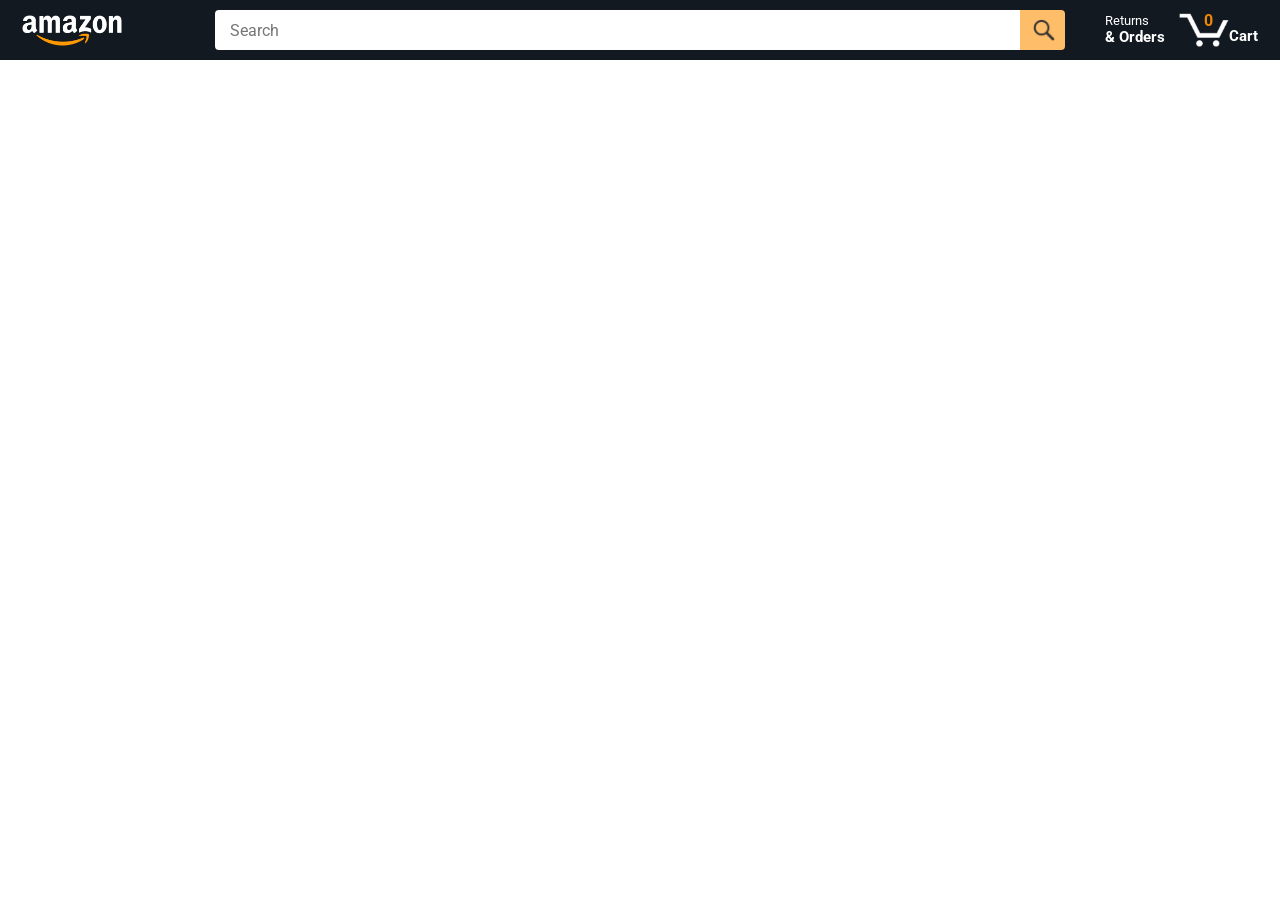
<file: index.html>
<!DOCTYPE html>
<html>
  <head>
    <title>Amazon Project</title>

    <!-- This code is needed for responsive design to work.
      (Responsive design = make the website look good on
      smaller screen sizes like a phone or a tablet). -->
    <meta name="viewport" content="width=device-width, initial-scale=1">

    <!-- Load a font called Roboto from Google Fonts. -->
    <link rel="preconnect" href="https://fonts.googleapis.com">
    <link rel="preconnect" href="https://fonts.gstatic.com" crossorigin>
    <link href="https://fonts.googleapis.com/css2?family=Roboto:wght@400;500;700&display=swap" rel="stylesheet">

    <!-- Here are the CSS files for this page. -->
    <link rel="stylesheet" href="styles/shared/general.css">
    <link rel="stylesheet" href="styles/shared/amazon-header.css">
    <link rel="stylesheet" href="styles/pages/amazon.css">
  </head>
  <body>
    <div class="amazon-header">
      <div class="amazon-header-left-section">
        <a href="index.html" class="header-link">
          <img class="amazon-logo"
            src="images/amazon-logo-white.png">
          <img class="amazon-mobile-logo"
            src="images/amazon-mobile-logo-white.png">
        </a>
      </div>

      <div class="amazon-header-middle-section">
        <input class="search-bar" type="text" placeholder="Search">

        <button class="search-button">
          <img class="search-icon" src="images/icons/search-icon.png">
        </button>
      </div>

      <div class="amazon-header-right-section">
        <a class="orders-link header-link" href="orders.html">
          <span class="returns-text">Returns</span>
          <span class="orders-text">& Orders</span>
        </a>

        <a class="cart-link header-link" href="checkout.html">
          <img class="cart-icon" src="images/icons/cart-icon.png">
          <div class="cart-quantity js-cart-quantity">0</div>
          <div class="cart-text">Cart</div>
        </a>
      </div>
    </div>
    
    <div class="main">
      <div class="products-grid js-products-grid">
       
      </div>
    </div>
   
   
    <script type="module" src="scripts/amazon.js"></script>
  </body>
</html>
</file>
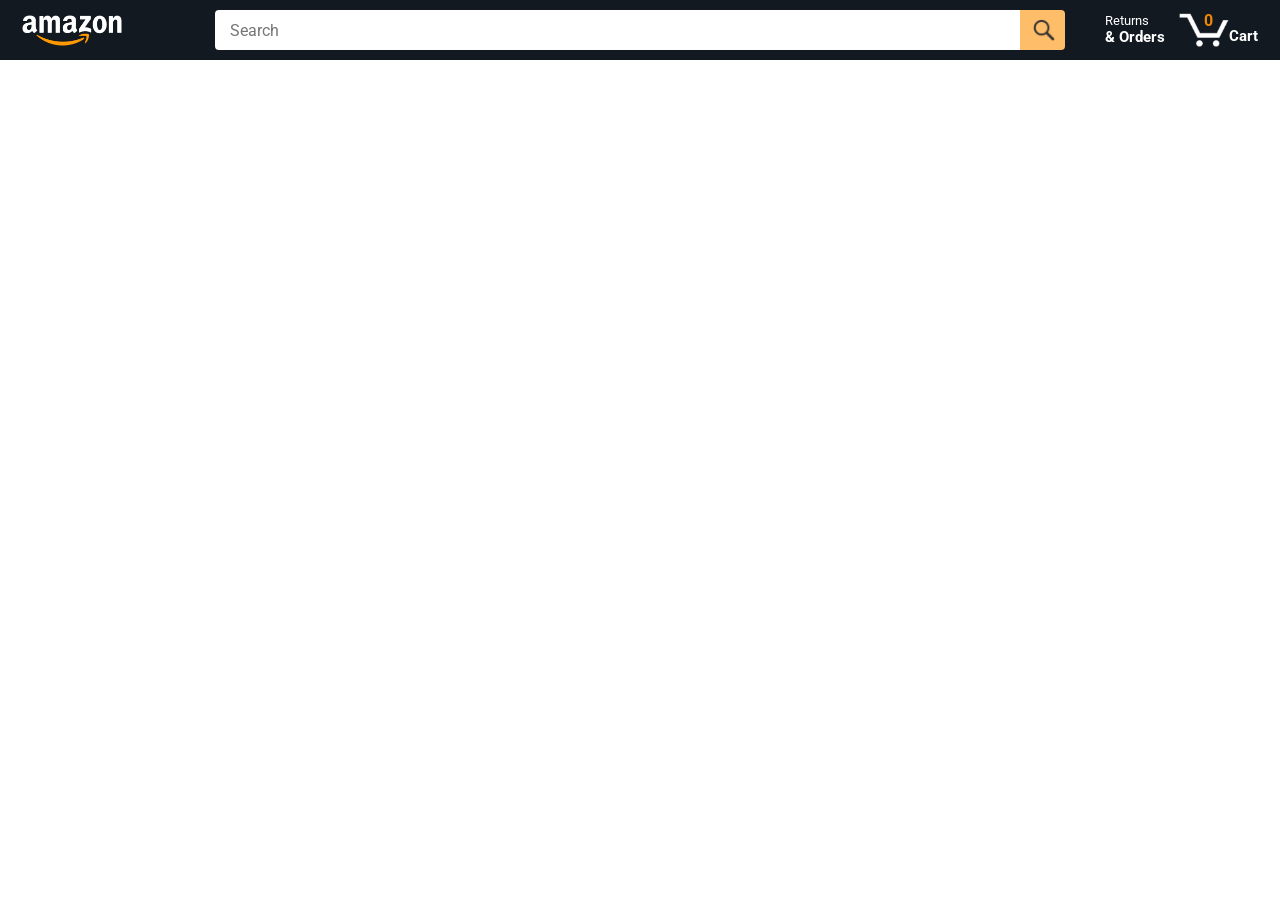
<file: amazon.html>
<!DOCTYPE html>
<html>
  <head>
    <title>Amazon Project</title>

    <!-- This code is needed for responsive design to work.
      (Responsive design = make the website look good on
      smaller screen sizes like a phone or a tablet). -->
    <meta name="viewport" content="width=device-width, initial-scale=1">

    <!-- Load a font called Roboto from Google Fonts. -->
    <link rel="preconnect" href="https://fonts.googleapis.com">
    <link rel="preconnect" href="https://fonts.gstatic.com" crossorigin>
    <link href="https://fonts.googleapis.com/css2?family=Roboto:wght@400;500;700&display=swap" rel="stylesheet">

    <!-- Here are the CSS files for this page. -->
    <link rel="stylesheet" href="styles/shared/general.css">
    <link rel="stylesheet" href="styles/shared/amazon-header.css">
    <link rel="stylesheet" href="styles/pages/amazon.css">
  </head>
  <body>
    <div class="amazon-header">
      <div class="amazon-header-left-section">
        <a href="amazon.html" class="header-link">
          <img class="amazon-logo"
            src="images/amazon-logo-white.png">
          <img class="amazon-mobile-logo"
            src="images/amazon-mobile-logo-white.png">
        </a>
      </div>

      <div class="amazon-header-middle-section">
        <input class="search-bar" type="text" placeholder="Search">

        <button class="search-button">
          <img class="search-icon" src="images/icons/search-icon.png">
        </button>
      </div>

      <div class="amazon-header-right-section">
        <a class="orders-link header-link" href="orders.html">
          <span class="returns-text">Returns</span>
          <span class="orders-text">& Orders</span>
        </a>

        <a class="cart-link header-link" href="checkout.html">
          <img class="cart-icon" src="images/icons/cart-icon.png">
          <div class="cart-quantity js-cart-quantity">0</div>
          <div class="cart-text">Cart</div>
        </a>
      </div>
    </div>
    
    <div class="main">
      <div class="products-grid js-products-grid">
       
      </div>
    </div>
   
   
    <script type="module" src="scripts/amazon.js"></script>
  </body>
</html>
</file>
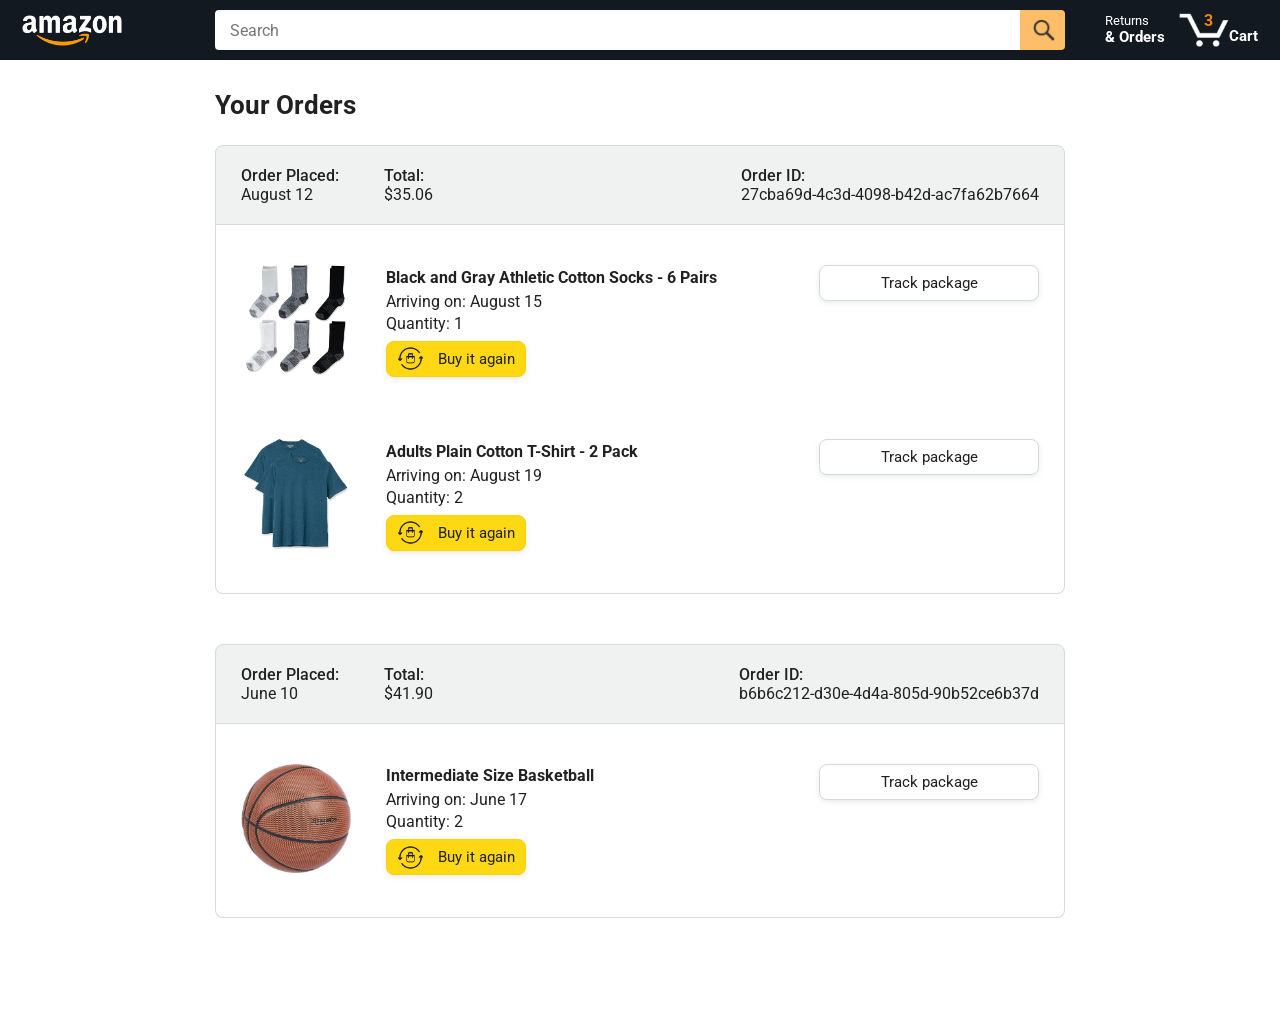
<file: orders.html>
<!DOCTYPE html>
<html>
  <head>
    <title>Orders</title>

    <!-- This code is needed for responsive design to work.
      (Responsive design = make the website look good on
      smaller screen sizes like a phone or a tablet). -->
    <meta name="viewport" content="width=device-width, initial-scale=1">

    <!-- Load a font called Roboto from Google Fonts. -->
    <link rel="preconnect" href="https://fonts.googleapis.com">
    <link rel="preconnect" href="https://fonts.gstatic.com" crossorigin>
    <link href="https://fonts.googleapis.com/css2?family=Roboto:wght@400;500;700&display=swap" rel="stylesheet">

    <!-- Here are the CSS files for this page. -->
    <link rel="stylesheet" href="styles/shared/general.css">
    <link rel="stylesheet" href="styles/shared/amazon-header.css">
    <link rel="stylesheet" href="styles/pages/orders.css">
  </head>
  <body>
    <div class="amazon-header">
      <div class="amazon-header-left-section">
        <a href="index.html" class="header-link">
          <img class="amazon-logo"
            src="images/amazon-logo-white.png">
          <img class="amazon-mobile-logo"
            src="images/amazon-mobile-logo-white.png">
        </a>
      </div>

      <div class="amazon-header-middle-section">
        <input class="search-bar" type="text" placeholder="Search">

        <button class="search-button">
          <img class="search-icon" src="images/icons/search-icon.png">
        </button>
      </div>

      <div class="amazon-header-right-section">
        <a class="orders-link header-link" href="orders.html">
          <span class="returns-text">Returns</span>
          <span class="orders-text">& Orders</span>
        </a>

        <a class="cart-link header-link" href="checkout.html">
          <img class="cart-icon" src="images/icons/cart-icon.png">
          <div class="cart-quantity">3</div>
          <div class="cart-text">Cart</div>
        </a>
      </div>
    </div>

    <div class="main">
      <div class="page-title">Your Orders</div>

      <div class="orders-grid">
        <div class="order-container">
          
          <div class="order-header">
            <div class="order-header-left-section">
              <div class="order-date">
                <div class="order-header-label">Order Placed:</div>
                <div>August 12</div>
              </div>
              <div class="order-total">
                <div class="order-header-label">Total:</div>
                <div>$35.06</div>
              </div>
            </div>

            <div class="order-header-right-section">
              <div class="order-header-label">Order ID:</div>
              <div>27cba69d-4c3d-4098-b42d-ac7fa62b7664</div>
            </div>
          </div>

          <div class="order-details-grid">
            <div class="product-image-container">
              <img src="images/products/athletic-cotton-socks-6-pairs.jpg">
            </div>

            <div class="product-details">
              <div class="product-name">
                Black and Gray Athletic Cotton Socks - 6 Pairs
              </div>
              <div class="product-delivery-date">
                Arriving on: August 15
              </div>
              <div class="product-quantity">
                Quantity: 1
              </div>
              <button class="buy-again-button button-primary">
                <img class="buy-again-icon" src="images/icons/buy-again.png">
                <span class="buy-again-message">Buy it again</span>
              </button>
            </div>

            <div class="product-actions">
              <a href="tracking.html?orderId=123&productId=456">
                <button class="track-package-button button-secondary">
                  Track package
                </button>
              </a>
            </div>

            <div class="product-image-container">
              <img src="images/products/adults-plain-cotton-tshirt-2-pack-teal.jpg">
            </div>

            <div class="product-details">
              <div class="product-name">
                Adults Plain Cotton T-Shirt - 2 Pack
              </div>
              <div class="product-delivery-date">
                Arriving on: August 19
              </div>
              <div class="product-quantity">
                Quantity: 2
              </div>
              <button class="buy-again-button button-primary">
                <img class="buy-again-icon" src="images/icons/buy-again.png">
                <span class="buy-again-message">Buy it again</span>
              </button>
            </div>

            <div class="product-actions">
              <a href="tracking.html">
                <button class="track-package-button button-secondary">
                  Track package
                </button>
              </a>
            </div>
          </div>
        </div>

        <div class="order-container">

          <div class="order-header">
            <div class="order-header-left-section">
              <div class="order-date">
                <div class="order-header-label">Order Placed:</div>
                <div>June 10</div>
              </div>
              <div class="order-total">
                <div class="order-header-label">Total:</div>
                <div>$41.90</div>
              </div>
            </div>

            <div class="order-header-right-section">
              <div class="order-header-label">Order ID:</div>
              <div>b6b6c212-d30e-4d4a-805d-90b52ce6b37d</div>
            </div>
          </div>

          <div class="order-details-grid">
            <div class="product-image-container">
              <img src="images/products/intermediate-composite-basketball.jpg">
            </div>

            <div class="product-details">
              <div class="product-name">
                Intermediate Size Basketball
              </div>
              <div class="product-delivery-date">
                Arriving on: June 17
              </div>
              <div class="product-quantity">
                Quantity: 2
              </div>
              <button class="buy-again-button button-primary">
                <img class="buy-again-icon" src="images/icons/buy-again.png">
                <span class="buy-again-message">Buy it again</span>
              </button>
            </div>

            <div class="product-actions">
              <a href="tracking.html">
                <button class="track-package-button button-secondary">
                  Track package
                </button>
              </a>
            </div>
          </div>
        </div>
      </div>
    </div>
  </body>
</html>
</file>
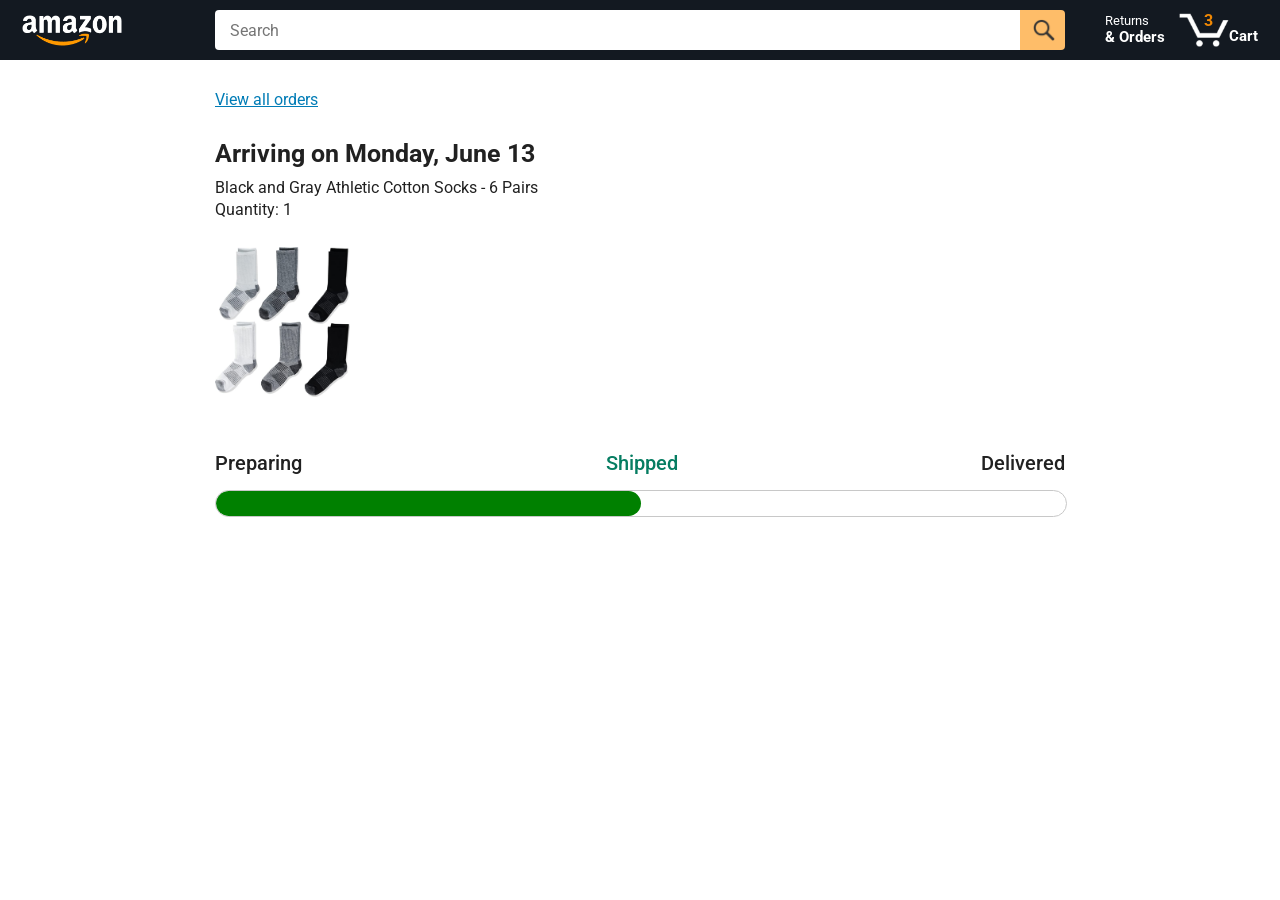
<file: tracking.html>
<!DOCTYPE html>
<html>
  <head>
    <title>Tracking</title>

    <!-- This code is needed for responsive design to work.
      (Responsive design = make the website look good on
      smaller screen sizes like a phone or a tablet). -->
    <meta name="viewport" content="width=device-width, initial-scale=1">

    <!-- Load a font called Roboto from Google Fonts. -->
    <link rel="preconnect" href="https://fonts.googleapis.com">
    <link rel="preconnect" href="https://fonts.gstatic.com" crossorigin>
    <link href="https://fonts.googleapis.com/css2?family=Roboto:wght@400;500;700&display=swap" rel="stylesheet">

    <!-- Here are the CSS files for this page. -->
    <link rel="stylesheet" href="styles/shared/general.css">
    <link rel="stylesheet" href="styles/shared/amazon-header.css">
    <link rel="stylesheet" href="styles/pages/tracking.css">
  </head>
  <body>
    <div class="amazon-header">
      <div class="amazon-header-left-section">
        <a href="index.html" class="header-link">
          <img class="amazon-logo"
            src="images/amazon-logo-white.png">
          <img class="amazon-mobile-logo"
            src="images/amazon-mobile-logo-white.png">
        </a>
      </div>

      <div class="amazon-header-middle-section">
        <input class="search-bar" type="text" placeholder="Search">

        <button class="search-button">
          <img class="search-icon" src="images/icons/search-icon.png">
        </button>
      </div>

      <div class="amazon-header-right-section">
        <a class="orders-link header-link" href="orders.html">
          <span class="returns-text">Returns</span>
          <span class="orders-text">& Orders</span>
        </a>

        <a class="cart-link header-link" href="checkout.html">
          <img class="cart-icon" src="images/icons/cart-icon.png">
          <div class="cart-quantity">3</div>
          <div class="cart-text">Cart</div>
        </a>
      </div>
    </div>

    <div class="main">
      <div class="order-tracking">
        <a class="back-to-orders-link link-primary" href="orders.html">
          View all orders
        </a>

        <div class="delivery-date">
          Arriving on Monday, June 13
        </div>

        <div class="product-info">
          Black and Gray Athletic Cotton Socks - 6 Pairs
        </div>

        <div class="product-info">
          Quantity: 1
        </div>

        <img class="product-image" src="images/products/athletic-cotton-socks-6-pairs.jpg">

        <div class="progress-labels-container">
          <div class="progress-label">
            Preparing
          </div>
          <div class="progress-label current-status">
            Shipped
          </div>
          <div class="progress-label">
            Delivered
          </div>
        </div>

        <div class="progress-bar-container">
          <div class="progress-bar"></div>
        </div>
      </div>
    </div>


<script>

  const url = new URL(window.location.href);
    console.log( url.searchParams.get('orderId')); 
    console.log( url.searchParams.get('productId')); 


</script>



  </body>
</html>
</file>
<file: styles/shared/general.css>
body {
  font-family: Roboto, Arial;
  color: rgb(33, 33, 33);
  /* The <body> element has a default margin of 8px
     on all sides. This removes the default margins. */
  margin: 0;
}

/* <p> elements have a default margin on the top
   and bottom. This removes the default margins. */
p {
  margin: 0;
}

button {
  cursor: pointer;
}

select {
  cursor: pointer;
}

input, select, button {
  font-family: Roboto, Arial;
}

.button-primary {
  color: rgb(33, 33, 33);
  background-color: rgb(255, 216, 20);
  border: 1px solid rgb(252, 210, 0);
  border-radius: 8px;
  cursor: pointer;
  box-shadow: 0 2px 5px rgba(213, 217, 217, 0.5);
}

.button-primary:hover {
  background-color: rgb(247, 202, 0);
  border: 1px solid rgb(242, 194, 0);
}

.button-primary:active {
  background: rgb(255, 216, 20);
  border-color: rgb(252, 210, 0);
  box-shadow: none;
}

.button-secondary {
  color: rgb(33, 33, 33);
  background: white;
  border: 1px solid rgb(213, 217, 217);
  border-radius: 8px;
  cursor: pointer;
  box-shadow: 0 2px 5px rgba(213, 217, 217, 0.5);
}

.button-secondary:hover {
  background-color: rgb(247, 250, 250);
}

.button-secondary:active {
  background-color: rgb(237, 253, 255);
  box-shadow: none;
}

/* These styles will limit text to 2 lines. Anything
   beyond 2 lines will be replaced with "..."
   You can find this code by using an A.I. tool or by
   searching in Google.
   https://css-tricks.com/almanac/properties/l/line-clamp/ */
.limit-text-to-2-lines {
  display: -webkit-box;
  -webkit-line-clamp: 2;
  -webkit-box-orient: vertical;
  overflow: hidden;
}

.link-primary {
  color: rgb(1, 124, 182);
  cursor: pointer;
}

.link-primary:hover {
  color: rgb(196, 80, 0);
}

/* Styles for dropdown selectors. */
select {
  color: rgb(33, 33, 33);
  background-color: rgb(240, 240, 240);
  border: 1px solid rgb(213, 217, 217);
  border-radius: 8px;
  padding: 3px 5px;
  font-size: 15px;
  cursor: pointer;
  box-shadow: 0 2px 5px rgba(213, 217, 217, 0.5);
}

select:focus,
input:focus {
  outline: 2px solid rgb(255, 153, 0);
}
</file>
<file: styles/shared/amazon-header.css>
.amazon-header {
  background-color: rgb(19, 25, 33);
  color: white;
  padding-left: 15px;
  padding-right: 15px;

  display: flex;
  align-items: center;
  justify-content: space-between;

  position: fixed;
  top: 0;
  left: 0;
  right: 0;
  height: 60px;
}

.amazon-header-left-section {
  width: 180px;
}

@media (max-width: 800px) {
  .amazon-header-left-section {
    width: unset;
  }
}

.header-link {
  display: inline-block;
  padding: 6px;
  border-radius: 2px;
  cursor: pointer;
  text-decoration: none;
  border: 1px solid rgba(0, 0, 0, 0);
}

.header-link:hover {
  border: 1px solid white;
}

.amazon-logo {
  width: 100px;
  margin-top: 5px;
}

.amazon-mobile-logo {
  display: none;
}

@media (max-width: 575px) {
  .amazon-logo {
    display: none;
  }

  .amazon-mobile-logo {
    display: block;
    height: 35px;
    margin-top: 5px;
  }
}

.amazon-header-middle-section {
  flex: 1;
  max-width: 850px;
  margin-left: 10px;
  margin-right: 10px;
  display: flex;
}

.search-bar {
  flex: 1;
  width: 0;
  font-size: 16px;
  height: 38px;
  padding-left: 15px;
  border: none;
  border-top-left-radius: 4px;
  border-bottom-left-radius: 4px;
  border-top-right-radius: 0;
  border-bottom-right-radius: 0;
}

.search-button {
  background-color: rgb(254, 189, 105);
  border: none;
  width: 45px;
  height: 40px;
  border-top-right-radius: 4px;
  border-bottom-right-radius: 4px;
  flex-shrink: 0;
}

.search-icon {
  height: 22px;
  margin-left: 2px;
  margin-top: 3px;
}

.amazon-header-right-section {
  width: 180px;
  flex-shrink: 0;
  display: flex;
  justify-content: end;
}

.orders-link {
  color: white;
}

.returns-text {
  display: block;
  font-size: 13px;
}

.orders-text {
  display: block;
  font-size: 15px;
  font-weight: 700;
}

.cart-link {
  color: white;
  display: flex;
  align-items: center;
  position: relative;
}

.cart-icon {
  width: 50px;
}

.cart-text {
  margin-top: 12px;
  font-size: 15px;
  font-weight: 700;
}

.cart-quantity {
  color: rgb(240, 136, 4);
  font-size: 16px;
  font-weight: 700;

  position: absolute;
  top: 4px;
  left: 22px;
  
  width: 26px;
  text-align: center;
}
</file>
<file: styles/pages/amazon.css>
.main {
  margin-top: 60px;
}

.products-grid {
  display: grid;

  /* - In CSS Grid, 1fr means a column will take up the
       remaining space in the grid.
     - If we write 1fr 1fr ... 1fr; 8 times, this will
       divide the grid into 8 columns, each taking up an
       equal amount of the space.
     - repeat(8, 1fr); is a shortcut for repeating "1fr"
       8 times (instead of typing out "1fr" 8 times).
       repeat(...) is a special property that works with
       display: grid; */
  grid-template-columns: repeat(8, 1fr);
}

/* @media is used to create responsive design (making the
   website look good on any screen size). This @media
   means when the screen width is 2000px or less, we
   will divide the grid into 7 columns instead of 8. */
@media (max-width: 2000px) {
  .products-grid {
    grid-template-columns: repeat(7, 1fr);
  }
}

/* This @media means when the screen width is 1600px or
   less, we will divide the grid into 6 columns. */
@media (max-width: 1600px) {
  .products-grid {
    grid-template-columns: repeat(6, 1fr);
  }
}

@media (max-width: 1300px) {
  .products-grid {
    grid-template-columns: repeat(5, 1fr);
  }
}

@media (max-width: 1000px) {
  .products-grid {
    grid-template-columns: repeat(4, 1fr);
  }
}

@media (max-width: 800px) {
  .products-grid {
    grid-template-columns: repeat(3, 1fr);
  }
}

@media (max-width: 575px) {
  .products-grid {
    grid-template-columns: repeat(2, 1fr);
  }
}

@media (max-width: 450px) {
  .products-grid {
    grid-template-columns: 1fr;
  }
}

.product-container {
  padding-top: 40px;
  padding-bottom: 25px;
  padding-left: 25px;
  padding-right: 25px;

  border-right: 1px solid rgb(231, 231, 231);
  border-bottom: 1px solid rgb(231, 231, 231);

  display: flex;
  flex-direction: column;
}

.product-image-container {
  display: flex;
  justify-content: center;
  align-items: center;

  height: 180px;
  margin-bottom: 20px;
}

.product-image {
  /* Images will overflow their container by default. To
    prevent this, we set max-width and max-height to 100%
    so they stay inside their container. */
  max-width: 100%;
  max-height: 100%;
}

.product-name {
  height: 40px;
  margin-bottom: 5px;
}

.product-rating-container {
  display: flex;
  align-items: center;
  margin-bottom: 10px;
}

.product-rating-stars {
  width: 100px;
  margin-right: 6px;
}

.product-rating-count {
  color: rgb(1, 124, 182);
  cursor: pointer;
  margin-top: 3px;
}

.product-price {
  font-weight: 700;
  margin-bottom: 10px;
}

.product-quantity-container {
  margin-bottom: 17px;
}

.product-spacer {
  flex: 1;
}

.added-to-cart {
  color: rgb(6, 125, 98);
  font-size: 16px;

  display: flex;
  align-items: center;
  margin-bottom: 8px;

  /* At first, the "Added to cart" message will
     be invisible. Use JavaScript to change the
     opacity and make it visible. */
  opacity: 0;
}

.added-to-cart img {
  height: 20px;
  margin-right: 5px;
}

.add-to-cart-button {
  width: 100%;
  padding: 8px;
  border-radius: 50px;
}
</file>
<file: styles/pages/orders.css>
.main {
  max-width: 850px;
  margin-top: 90px;
  margin-bottom: 100px;
  padding-left: 20px;
  padding-right: 20px;

  /* margin-left: auto;
     margin-right auto;
     Is a trick for centering an element horizontally
     without needing a container. */
  margin-left: auto;
  margin-right: auto;
}

.page-title {
  font-weight: 700;
  font-size: 26px;
  margin-bottom: 25px;
}

.orders-grid {
  display: grid;
  grid-template-columns: 1fr;
  row-gap: 50px;
}

.order-header {
  background-color: rgb(240, 242, 242);
  border: 1px solid rgb(213, 217, 217);

  display: flex;
  align-items: center;
  justify-content: space-between;

  padding: 20px 25px;
  border-top-left-radius: 8px;
  border-top-right-radius: 8px;
}

.order-header-left-section {
  display: flex;
  flex-shrink: 0;
}

.order-header-label {
  font-weight: 500;
}

.order-date,
.order-total {
  margin-right: 45px;
}

.order-header-right-section {
  flex-shrink: 1;
}

@media (max-width: 575px) {
  .order-header {
    flex-direction: column;
    align-items: start;
    line-height: 23px;
    padding: 15px;
  }

  .order-header-left-section {
    flex-direction: column;
  }

  .order-header-label {
    margin-right: 5px;
  }

  .order-date,
  .order-total {
    display: grid;
    grid-template-columns: auto 1fr;
    margin-right: 0;
  }

  .order-header-right-section {
    display: grid;
    grid-template-columns: auto 1fr;
  }
}

.order-details-grid {
  padding: 40px 25px;
  border: 1px solid rgb(213, 217, 217);
  border-top: none;
  border-bottom-left-radius: 8px;
  border-bottom-right-radius: 8px;

  display: grid;
  grid-template-columns: 110px 1fr 220px;
  column-gap: 35px;
  row-gap: 60px;
  align-items: center;
}

@media (max-width: 800px) {
  .order-details-grid {
    grid-template-columns: 110px 1fr;
    row-gap: 0;
    padding-bottom: 8px;
  }
}

@media (max-width: 450px) {
  .order-details-grid {
    grid-template-columns: 1fr;
  }
}

.product-image-container {
  text-align: center;
}

.product-image-container img {
  max-width: 110px;
  max-height: 110px;
}

.product-name {
  font-weight: 700;
  margin-bottom: 5px;
}

.product-delivery-date {
  margin-bottom: 3px;
}

.product-quantity {
  margin-bottom: 8px;
}

.buy-again-button {
  font-size: 15px;
  width: 140px;
  height: 36px;
  border-radius: 8px;

  display: flex;
  align-items: center;
  justify-content: center;
}

.buy-again-icon {
  width: 25px;
  margin-right: 15px;
}

.product-actions {
  align-self: start;
}

.track-package-button {
  width: 100%;
  font-size: 15px;
  padding: 8px;
}

@media (max-width: 800px) {
  .buy-again-button {
    margin-bottom: 10px;
  }

  .product-actions {
    /* grid-column: 2 means this element will be placed
       in column 2 in the grid. (Normally, the column that
       an element is placed in is determined by the order
       of the elements in the HTML. grid-column overrides
       this default ordering). */
    grid-column: 2;
    margin-bottom: 30px;
  }

  .track-package-button {
    width: 140px;
  }
}

@media (max-width: 450px) {
  .product-image-container {
    text-align: center;
    margin-bottom: 25px;
  }

  .product-image-container img {
    max-width: 150px;
    max-height: 150px;
  }

  .product-name {
    margin-bottom: 10px;
  }

  .product-quantity {
    margin-bottom: 15px;
  }

  .buy-again-button {
    width: 100%;
    margin-bottom: 15px;
  }

  .product-actions {
    /* grid-column: auto; undos grid-column: 2; from above.
       This element will now be placed in its normal column
       in the grid. */
    grid-column: auto;
    margin-bottom: 70px;
  }

  .track-package-button {
    width: 100%;
    padding: 12px;
  }
}
</file>
<file: styles/pages/tracking.css>
.main {
  max-width: 850px;
  margin-top: 90px;
  margin-bottom: 100px;
  padding-left: 30px;
  padding-right: 30px;

  /* margin-left: auto;
     margin-right auto;
     Is a trick for centering an element horizontally
     without needing a container. */
  margin-left: auto;
  margin-right: auto;
}

.back-to-orders-link {
  display: inline-block;
  margin-bottom: 30px;
}

.delivery-date {
  font-size: 25px;
  font-weight: 700;
  margin-bottom: 10px;
}

.product-info {
  margin-bottom: 3px;
}

.product-image {
  max-width: 150px;
  max-height: 150px;
  margin-top: 25px;
  margin-bottom: 50px;
}

.progress-labels-container {
  display: flex;
  justify-content: space-between;
  font-size: 20px;
  font-weight: 500;
  margin-bottom: 15px;
}

.current-status {
  color: rgb(6, 125, 98);
}

@media (max-width: 575px) {
  .progress-labels-container {
    font-size: 16px;
  }
}

@media (max-width: 450px) {
  .progress-labels-container {
    flex-direction: column;
    margin-bottom: 5px;
  }

  .progress-label {
    margin-bottom: 3px;
  }
}

.progress-bar-container {
  height: 25px;
  width: 100%;

  border: 1px solid rgb(200, 200, 200);
  border-radius: 50px;
  overflow: hidden;
}

.progress-bar {
  height: 100%;
  background-color: green;
  border-radius: 50px;
  width: 50%;
}
</file>
